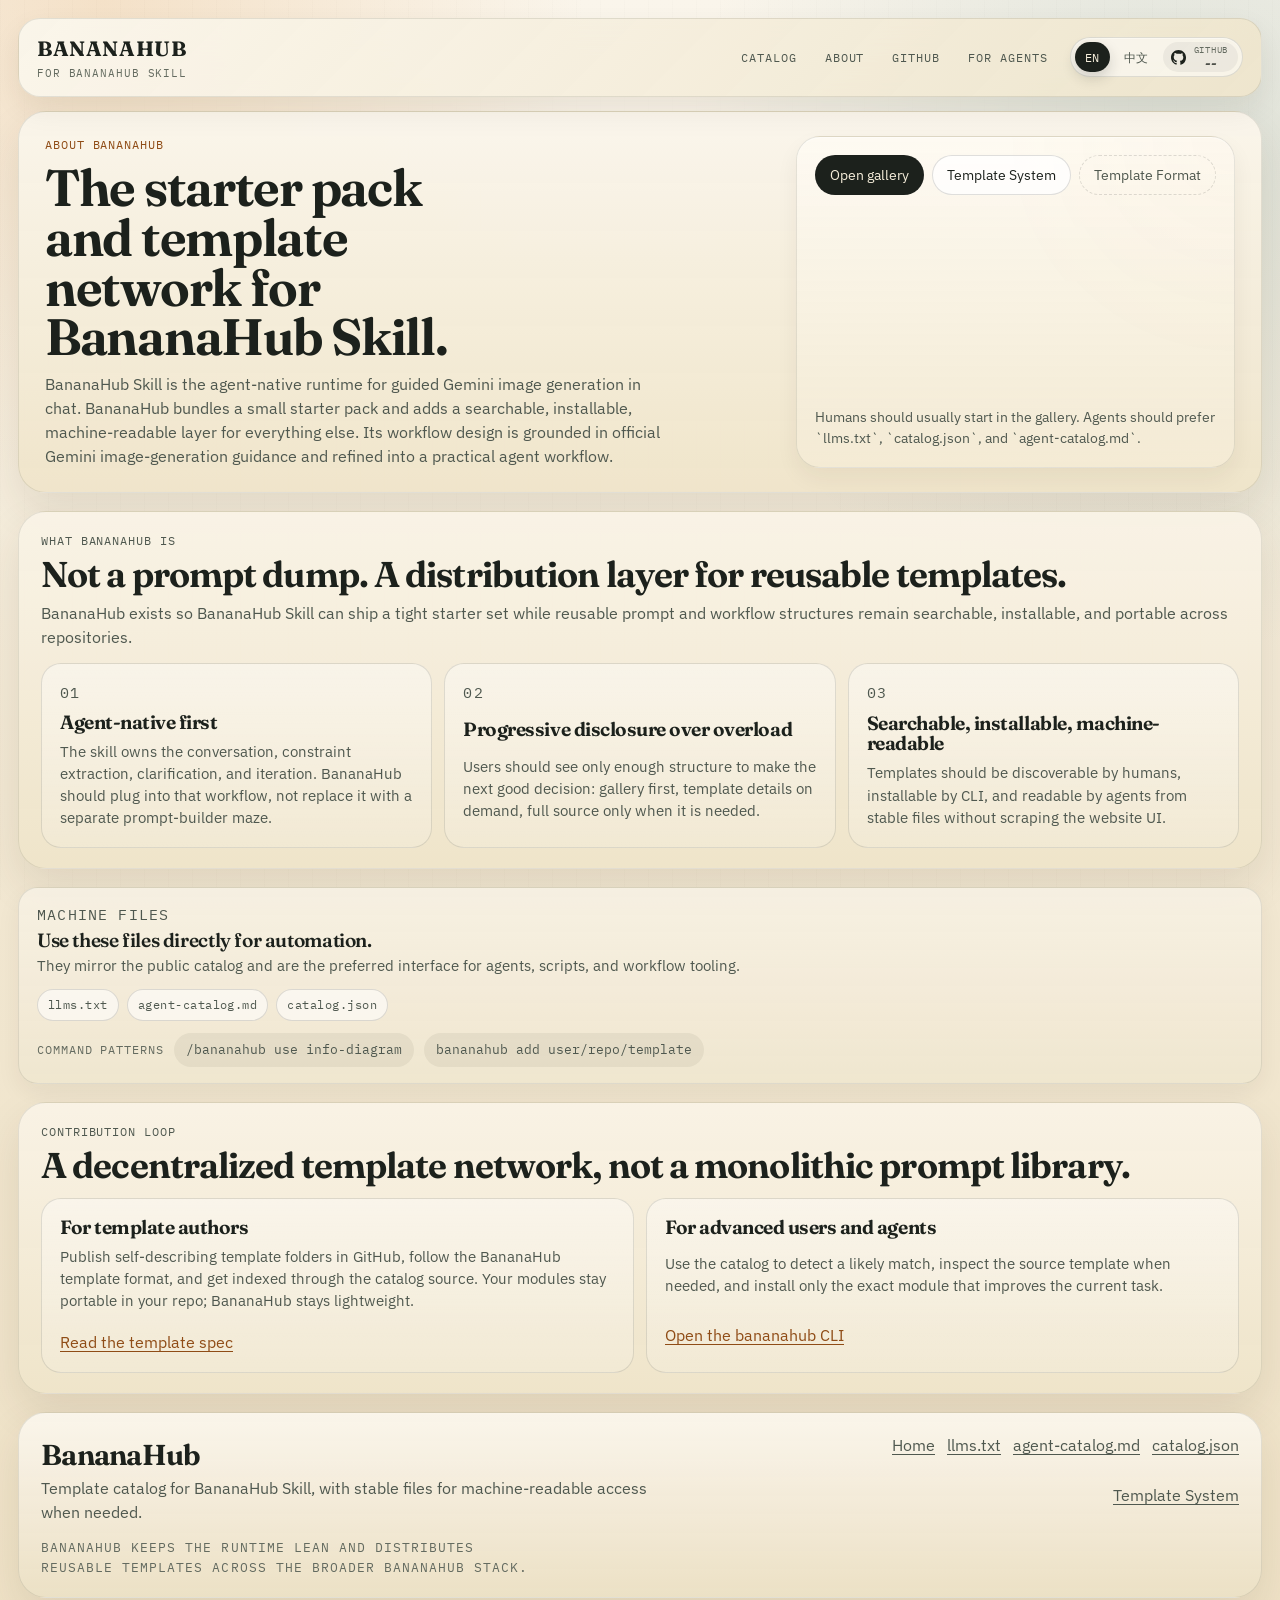
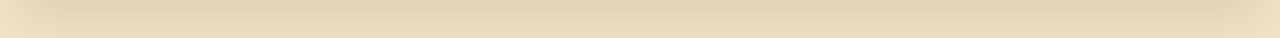
<file: about.html>
<!DOCTYPE html>
<html lang="en">
<head>
  <meta charset="UTF-8">
  <meta name="viewport" content="width=device-width, initial-scale=1.0">
  <title data-i18n="about.meta.title">About BananaHub | Starter Pack and Template Network for BananaHub Skill</title>
  <meta
    id="meta-description"
    name="description"
    data-i18n-content="about.meta.description"
    content="Learn how BananaHub works as the built-in starter pack and installable template network for BananaHub Skill."
  >
  <meta name="robots" content="index,follow,max-image-preview:large">
  <meta name="theme-color" content="#f2c94c">
  <meta property="og:type" content="website">
  <meta property="og:url" content="https://bananahub.ai/about.html">
  <meta id="meta-og-title" property="og:title" data-i18n-content="about.meta.ogTitle" content="About BananaHub | Starter Pack and Template Network for BananaHub Skill">
  <meta
    id="meta-og-description"
    property="og:description"
    data-i18n-content="about.meta.ogDescription"
    content="What BananaHub is, why it exists, and how humans, authors, and agents should use the built-in starter pack and installable template network."
  >
  <link rel="canonical" href="https://bananahub.ai/about.html">
  <link rel="alternate" type="application/json" title="Machine-readable catalog JSON" href="catalog.json">
  <link rel="alternate" type="text/plain" title="LLM workflow instructions" href="llms.txt">
  <link rel="alternate" type="text/markdown" title="Agent catalog markdown" href="agent-catalog.md">
  <link rel="preconnect" href="https://fonts.googleapis.com">
  <link rel="preconnect" href="https://fonts.gstatic.com" crossorigin>
  <link
    href="https://fonts.googleapis.com/css2?family=Fraunces:opsz,wght@9..144,500;9..144,600;9..144,700&family=IBM+Plex+Mono:wght@400;500;600&family=IBM+Plex+Sans:wght@400;500;600;700&display=swap"
    rel="stylesheet"
  >
  <link rel="stylesheet" href="css/style.css">
  <link rel="icon" type="image/png" sizes="256x256" href="favicon.png">
  <link rel="apple-touch-icon" sizes="180x180" href="apple-touch-icon.png">
</head>
<body data-page="about">
  <a class="skip-link" href="#about-main" data-i18n="common.skipToContent">Skip to content</a>

  <div class="page-shell">
    <header class="site-header">
      <div class="header-inner">
        <a class="header-brand" href="/">
          <span class="brand-badge">BananaHub</span>
          <span class="brand-note" data-i18n="common.brandNote">for BananaHub Skill</span>
        </a>

        <div class="header-controls">
          <nav class="header-links" aria-label="Primary" data-i18n-aria-label="common.primaryNav">
            <a href="/#catalog-section" data-i18n="common.nav.catalog">Catalog</a>
            <a href="about.html" data-i18n="common.nav.about">About</a>
            <a href="https://github.com/bananahub-ai" data-i18n="common.nav.github">GitHub</a>
            <a href="/#agent-access" data-i18n="common.nav.agentFriendly">For Agents</a>
          </nav>

          <div class="header-utility-bar">
            <div class="language-switch" role="group" aria-label="Language" data-i18n-aria-label="common.languageSwitcher">
              <button class="language-button" data-lang-switch="en" type="button" aria-pressed="false">EN</button>
              <button class="language-button" data-lang-switch="zh-CN" type="button" aria-pressed="false">中文</button>
            </div>

            <a
              class="header-github-pill"
              href="https://github.com/bananahub-ai/bananahub-skill"
              target="_blank"
              rel="noopener"
              data-i18n-aria-label="common.utility.githubStarsAria"
            >
              <svg class="header-github-pill-icon" viewBox="0 0 16 16" aria-hidden="true">
                <path fill="currentColor" d="M8 0C3.58 0 0 3.58 0 8c0 3.54 2.29 6.53 5.47 7.59.4.07.55-.17.55-.38 0-.19-.01-.82-.01-1.49-2.01.37-2.53-.49-2.69-.94-.09-.23-.48-.94-.82-1.13-.28-.15-.68-.52-.01-.53.63-.01 1.08.58 1.23.82.72 1.21 1.87.87 2.33.66.07-.52.28-.87.51-1.07-1.78-.2-3.64-.89-3.64-3.95 0-.87.31-1.59.82-2.15-.08-.2-.36-1.02.08-2.12 0 0 .67-.21 2.2.82A7.64 7.64 0 0 1 8 4.07c.68 0 1.36.09 2 .27 1.53-1.04 2.2-.82 2.2-.82.44 1.1.16 1.92.08 2.12.51.56.82 1.27.82 2.15 0 3.07-1.87 3.75-3.65 3.95.29.25.54.73.54 1.48 0 1.07-.01 1.93-.01 2.2 0 .21.15.46.55.38A8.01 8.01 0 0 0 16 8c0-4.42-3.58-8-8-8Z"/>
              </svg>
              <span class="header-github-pill-copy">
                <span class="header-github-pill-label" data-i18n="common.nav.github">GitHub</span>
                <strong class="header-github-pill-count" data-github-stars-count>--</strong>
              </span>
            </a>
          </div>
        </div>
      </div>
    </header>

    <main id="about-main">
      <section class="hero info-hero">
        <div class="hero-copy">
          <p class="eyebrow" data-i18n="about.hero.eyebrow">About BananaHub</p>
          <h1 data-i18n="about.hero.title">The starter pack and template network for BananaHub Skill.</h1>
          <p class="hero-lead" data-i18n="about.hero.lead">
            BananaHub Skill is the agent-native runtime for guided Gemini image generation in chat. BananaHub bundles a small starter
            pack and adds a searchable, installable, machine-readable layer for everything else.
          </p>
        </div>

        <aside class="hero-rail" aria-label="About quick links">
          <div class="hero-actions">
            <a class="button button-primary" href="/#catalog-section" data-i18n="about.hero.actions.openGallery">Open gallery</a>
            <a class="button button-secondary" href="https://github.com/bananahub-ai/bananahub-skill/blob/main/references/template-system.md" target="_blank" rel="noopener" data-i18n="about.hero.actions.templateSystem">Template System</a>
            <a class="button button-tertiary" href="https://github.com/bananahub-ai/bananahub-skill/blob/main/references/template-format-spec.md" target="_blank" rel="noopener" data-i18n="about.hero.actions.templateFormat">Template Format</a>
          </div>

          <p class="hero-note" data-i18n="about.hero.note">
            Humans should usually start in the gallery. Agents should prefer `llms.txt`, `catalog.json`, and `agent-catalog.md`.
          </p>
        </aside>
      </section>

      <section class="manifesto" aria-labelledby="manifesto-title">
        <div class="section-heading">
          <p class="section-kicker" data-i18n="about.manifesto.kicker">What BananaHub Is</p>
          <h2 id="manifesto-title" data-i18n="about.manifesto.title">Not a prompt dump. A distribution layer for reusable templates.</h2>
          <p data-i18n="about.manifesto.lead">
            BananaHub exists so BananaHub Skill can ship a tight starter set while reusable prompt and workflow structures remain
            searchable, installable, and portable across repositories.
          </p>
        </div>

        <div class="principle-grid">
          <article class="principle-card">
            <p class="principle-index">01</p>
            <h3 data-i18n="about.principles.first.title">Agent-native first</h3>
            <p data-i18n="about.principles.first.body">
              The skill owns the conversation, constraint extraction, clarification, and iteration. BananaHub should plug into
              that workflow, not replace it with a separate prompt-builder maze.
            </p>
          </article>

          <article class="principle-card">
            <p class="principle-index">02</p>
            <h3 data-i18n="about.principles.second.title">Progressive disclosure over overload</h3>
            <p data-i18n="about.principles.second.body">
              Users should see only enough structure to make the next good decision: gallery first, template details on demand,
              full source only when it is needed.
            </p>
          </article>

          <article class="principle-card">
            <p class="principle-index">03</p>
            <h3 data-i18n="about.principles.third.title">Searchable, installable, machine-readable</h3>
            <p data-i18n="about.principles.third.body">
              Templates should be discoverable by humans, installable by CLI, and readable by agents from stable files without
              scraping the website UI.
            </p>
          </article>
        </div>
      </section>

      <section class="agent-strip" aria-labelledby="machine-files-title">
        <div class="agent-strip-copy">
          <p class="section-kicker" data-i18n="about.machineFiles.kicker">Machine Files</p>
          <h2 id="machine-files-title" data-i18n="about.machineFiles.title">Use these files directly for automation.</h2>
          <p data-i18n="about.machineFiles.lead">
            They mirror the public catalog and are the preferred interface for agents, scripts, and workflow tooling.
          </p>
        </div>

        <div class="agent-strip-links">
          <a class="agent-pill" href="llms.txt">llms.txt</a>
          <a class="agent-pill" href="agent-catalog.md">agent-catalog.md</a>
          <a class="agent-pill" href="catalog.json">catalog.json</a>
        </div>

        <p class="agent-install-line">
          <span data-i18n="about.machineFiles.installPattern">Command patterns</span>
          <code>/bananahub use info-diagram</code>
          <code>bananahub add user/repo/template</code>
        </p>
      </section>

      <section class="contribute-strip" aria-labelledby="contribute-title">
        <div class="section-heading">
          <p class="section-kicker" data-i18n="about.contribute.kicker">Contribution Loop</p>
          <h2 id="contribute-title" data-i18n="about.contribute.title">A decentralized template network, not a monolithic prompt library.</h2>
        </div>

        <div class="contribute-grid">
          <article class="contribute-card">
            <h3 data-i18n="about.contribute.authors.title">For template authors</h3>
            <p data-i18n="about.contribute.authors.body">
              Publish self-describing template folders in GitHub, follow the BananaHub template format, and get indexed through
              the catalog source. Your modules stay portable in your repo; BananaHub stays lightweight.
            </p>
            <a href="https://github.com/bananahub-ai/bananahub-skill/blob/main/references/template-format-spec.md" target="_blank" rel="noopener" data-i18n="about.contribute.authors.link">Read the template spec</a>
          </article>

          <article class="contribute-card">
            <h3 data-i18n="about.contribute.agents.title">For advanced users and agents</h3>
            <p data-i18n="about.contribute.agents.body">
              Use the catalog to detect a likely match, inspect the source template when needed, and install only the exact module
              that improves the current task.
            </p>
            <a href="https://www.npmjs.com/package/bananahub" target="_blank" rel="noopener" data-i18n="about.contribute.agents.link">Open the bananahub CLI</a>
          </article>
        </div>
      </section>
    </main>

    <footer class="site-footer">
      <div class="footer-top">
        <div>
          <p class="footer-title">BananaHub</p>
          <p class="footer-copy" data-i18n="about.footer.copy">
            Installable template gallery for BananaHub Skill, with stable files for machine-readable
            access when needed.
          </p>
        </div>

        <div class="footer-links">
          <a href="/" data-i18n="common.nav.home">Home</a>
          <a href="llms.txt">llms.txt</a>
          <a href="agent-catalog.md">agent-catalog.md</a>
          <a href="catalog.json">catalog.json</a>
          <a href="https://github.com/bananahub-ai/bananahub-skill/blob/main/references/template-system.md" target="_blank" rel="noopener" data-i18n="about.footer.templateSystem">Template System</a>
        </div>
      </div>

      <p class="footer-meta" data-i18n="about.footer.meta">BananaHub keeps the runtime lean and distributes reusable templates across the broader BananaHub stack.</p>
    </footer>
  </div>

  <script type="module" src="js/about.js"></script>
</body>
</html>
</file>
<file: css/style.css>
:root {
  --paper: #f4eddc;
  --paper-deep: #eadbbe;
  --paper-warm: #f8f4ea;
  --ink: #1c211c;
  --ink-soft: #4f584f;
  --ink-faint: #646b60;
  --line: rgba(28, 33, 28, 0.14);
  --line-strong: rgba(28, 33, 28, 0.26);
  --accent: #d9862a;
  --accent-deep: #8f4c16;
  --accent-soft: rgba(217, 134, 42, 0.14);
  --olive: #5e6d47;
  --olive-soft: rgba(94, 109, 71, 0.12);
  --teal: #2f6e72;
  --shadow-panel: 0 18px 44px rgba(56, 42, 18, 0.1);
  --shadow-card: 0 18px 40px rgba(46, 35, 14, 0.1);
  --radius-xl: 28px;
  --radius-lg: 20px;
  --radius-md: 14px;
  --radius-sm: 10px;
  --content-max: 1460px;
  --sticky-header-offset: 96px;
}

*,
*::before,
*::after {
  box-sizing: border-box;
}

html {
  scroll-behavior: smooth;
}

body {
  margin: 0;
  min-width: 320px;
  color: var(--ink);
  font-family: 'IBM Plex Sans', sans-serif;
  line-height: 1.5;
  background:
    radial-gradient(circle at 8% 0%, rgba(217, 134, 42, 0.18), transparent 24%),
    radial-gradient(circle at 92% 10%, rgba(47, 110, 114, 0.14), transparent 26%),
    linear-gradient(180deg, #faf5eb 0%, #f2e8d3 48%, #efe2c6 100%);
}

body::before {
  content: '';
  position: fixed;
  inset: 0;
  pointer-events: none;
  opacity: 0.4;
  background-image:
    linear-gradient(rgba(255, 255, 255, 0.24) 1px, transparent 1px),
    linear-gradient(90deg, rgba(28, 33, 28, 0.024) 1px, transparent 1px);
  background-size: 100% 24px, 24px 100%;
  mix-blend-mode: multiply;
}

a {
  color: inherit;
}

.visually-hidden {
  position: absolute;
  width: 1px;
  height: 1px;
  padding: 0;
  margin: -1px;
  overflow: hidden;
  clip: rect(0, 0, 0, 0);
  white-space: nowrap;
  border: 0;
}

img {
  display: block;
  max-width: 100%;
}

button,
input {
  font: inherit;
}

button {
  cursor: pointer;
}

code {
  font-family: 'IBM Plex Mono', monospace;
}

.skip-link {
  position: absolute;
  top: -56px;
  left: 20px;
  z-index: 60;
  padding: 10px 14px;
  border-radius: 999px;
  background: var(--ink);
  color: #fbf4e5;
  text-decoration: none;
  transition: top 0.18s ease;
}

.skip-link:focus {
  top: 18px;
}

.page-shell {
  position: relative;
  max-width: calc(var(--content-max) + 48px);
  margin: 0 auto;
  padding: 18px 18px 40px;
}

.site-header,
.hero-banner,
.quickstart-strip,
.hero,
.catalog-shell,
.agent-strip,
.agent-drawer,
.manifesto,
.contribute-strip,
.site-footer {
  position: relative;
  z-index: 1;
}

.site-header {
  position: sticky;
  top: 0;
  z-index: 30;
  padding-bottom: 14px;
  backdrop-filter: blur(18px);
}

.header-inner {
  display: flex;
  align-items: center;
  justify-content: space-between;
  gap: 18px;
  padding: 14px 18px;
  border: 1px solid rgba(28, 33, 28, 0.1);
  border-radius: 22px;
  background: linear-gradient(135deg, rgba(250, 246, 236, 0.94), rgba(239, 229, 203, 0.88));
  box-shadow: 0 12px 28px rgba(55, 43, 19, 0.08);
}

.header-brand {
  display: inline-flex;
  flex-direction: column;
  gap: 1px;
  text-decoration: none;
}

.brand-badge {
  font-family: 'Fraunces', serif;
  font-size: 1.3rem;
  font-weight: 700;
  letter-spacing: 0.03em;
  text-transform: uppercase;
}

.brand-note,
.header-links a,
.eyebrow,
.section-kicker,
.search-label,
.filter-label,
.access-label,
.card-eyebrow,
.modal-kicker,
.modal-install-label,
.modal-meta-item .label,
.footer-meta {
  font-family: 'IBM Plex Mono', monospace;
  letter-spacing: 0.08em;
  text-transform: uppercase;
}

.brand-note {
  color: var(--ink-faint);
  font-size: 0.7rem;
}

.header-links {
  display: flex;
  flex-wrap: wrap;
  justify-content: flex-end;
  gap: 8px;
}

.header-controls {
  display: flex;
  flex: 1 1 auto;
  flex-wrap: wrap;
  align-items: center;
  justify-content: flex-end;
  gap: 12px;
}

.header-utility-bar {
  display: inline-flex;
  align-items: center;
  gap: 4px;
  padding: 4px;
  border: 1px solid rgba(28, 33, 28, 0.12);
  border-radius: 999px;
  background: rgba(255, 255, 255, 0.54);
  box-shadow: inset 0 1px 0 rgba(255, 255, 255, 0.36);
}

.language-switch {
  display: inline-flex;
  align-items: center;
  gap: 4px;
}

.language-button {
  min-height: 30px;
  padding: 0 10px;
  border: 0;
  border-radius: 999px;
  background: transparent;
  color: var(--ink-soft);
  font-family: 'IBM Plex Mono', monospace;
  font-size: 0.74rem;
  letter-spacing: 0.04em;
  transition:
    transform 0.2s ease,
    background-color 0.2s ease,
    color 0.2s ease,
    box-shadow 0.2s ease;
}

.language-button:hover,
.language-button:focus-visible {
  transform: translateY(-1px);
  color: var(--ink);
}

.language-button.active {
  background: var(--ink);
  color: #f7efdc;
  box-shadow: 0 6px 14px rgba(28, 33, 28, 0.18);
}

.header-github-pill {
  display: inline-flex;
  align-items: center;
  gap: 8px;
  min-height: 30px;
  padding: 0 10px 0 8px;
  border-radius: 999px;
  background: rgba(28, 33, 28, 0.05);
  color: var(--ink);
  text-decoration: none;
  transition:
    transform 0.2s ease,
    background-color 0.2s ease,
    color 0.2s ease;
}

.header-github-pill:hover,
.header-github-pill:focus-visible {
  transform: translateY(-1px);
  background: rgba(28, 33, 28, 0.08);
}

.header-github-pill-icon {
  width: 15px;
  height: 15px;
  flex: 0 0 auto;
}

.header-github-pill-copy {
  display: grid;
  justify-items: center;
  gap: 1px;
  min-width: 0;
  text-align: center;
}

.header-github-pill-label {
  color: var(--ink-faint);
  font-family: 'IBM Plex Mono', monospace;
  font-size: 0.58rem;
  letter-spacing: 0.08em;
  line-height: 1;
  text-transform: uppercase;
}

.header-github-pill-count {
  font-family: 'Fraunces', serif;
  font-size: 0.88rem;
  font-weight: 600;
  line-height: 1;
}

.header-links a {
  display: inline-flex;
  align-items: center;
  min-height: 34px;
  padding: 0 10px;
  border-radius: 999px;
  color: var(--ink-soft);
  font-size: 0.74rem;
  text-decoration: none;
  transition:
    background-color 0.2s ease,
    color 0.2s ease,
    transform 0.2s ease;
}

.header-links a:hover,
.header-links a:focus-visible {
  color: var(--ink);
  background: rgba(28, 33, 28, 0.06);
  transform: translateY(-1px);
}

main {
  display: grid;
  gap: 18px;
  margin-bottom: 18px;
}

.hero-banner,
.quickstart-strip,
.hero,
.catalog-shell,
.agent-drawer,
.manifesto,
.contribute-strip,
.site-footer {
  border: 1px solid rgba(28, 33, 28, 0.1);
  border-radius: var(--radius-xl);
  background:
    linear-gradient(180deg, rgba(249, 243, 230, 0.96), rgba(238, 228, 201, 0.95));
  box-shadow: var(--shadow-panel);
}

.hero-banner,
.hero,
.quickstart-strip,
.catalog-shell,
.site-footer {
  background:
    linear-gradient(180deg, rgba(250, 245, 235, 0.98), rgba(239, 228, 201, 0.95)),
    radial-gradient(circle at top right, rgba(94, 109, 71, 0.08), transparent 24%);
}

/* — compact hero banner — */
.hero-banner {
  display: flex;
  align-items: center;
  justify-content: space-between;
  gap: 18px;
  padding: 18px 24px;
}

.hero-banner-copy {
  display: flex;
  flex-direction: column;
  gap: 4px;
  flex: 1 1 320px;
  min-width: 0;
}

.hero-banner h1 {
  margin: 0;
  font-family: 'Fraunces', serif;
  font-weight: 650;
  font-size: clamp(1.1rem, 2vw, 1.5rem);
  line-height: 1.2;
  letter-spacing: -0.02em;
}

.hero-banner-lead {
  margin: 0;
  color: var(--ink-soft);
  font-size: 0.88rem;
}

.hero-banner-stats {
  display: flex;
  flex-wrap: wrap;
  flex: 0 1 440px;
  gap: 14px;
  align-items: center;
  justify-content: flex-end;
  max-width: 100%;
}

.hero-stat {
  display: flex;
  align-items: baseline;
  gap: 4px;
  white-space: nowrap;
}

.hero-stat strong {
  font-family: 'Fraunces', serif;
  font-size: 1.2rem;
  font-weight: 600;
  line-height: 1;
}

.hero-stat small {
  color: var(--ink-soft);
  font-size: 0.78rem;
}

.hero-stat-date {
  color: var(--ink-faint);
  font-size: 0.75rem;
  white-space: nowrap;
}

.quickstart-strip {
  display: grid;
  gap: 16px;
  padding: 20px 22px 22px;
  overflow: clip;
}

.quickstart-copy {
  display: grid;
  gap: 8px;
  max-width: 64ch;
}

.quickstart-copy h2 {
  margin: 0;
  font-family: 'Fraunces', serif;
  font-size: clamp(1.45rem, 2.2vw, 2.1rem);
  font-weight: 650;
  line-height: 1.02;
  letter-spacing: -0.025em;
}

.quickstart-lead {
  margin: 0;
  color: var(--ink-soft);
  font-size: 0.92rem;
}

.quickstart-grid {
  display: grid;
  grid-template-columns: repeat(auto-fit, minmax(220px, 1fr));
  gap: 12px;
}

.quickstart-card {
  display: grid;
  gap: 12px;
  padding: 14px;
  border: 1px solid rgba(28, 33, 28, 0.12);
  border-radius: 18px;
  background:
    linear-gradient(180deg, rgba(255, 251, 243, 0.84), rgba(246, 238, 220, 0.92)),
    radial-gradient(circle at top right, rgba(217, 134, 42, 0.12), transparent 46%);
  box-shadow: inset 0 1px 0 rgba(255, 255, 255, 0.5);
}

.quickstart-label {
  margin: 0;
  color: var(--accent-deep);
  font-family: 'IBM Plex Mono', monospace;
  font-size: 0.72rem;
  letter-spacing: 0.08em;
  text-transform: uppercase;
}

.quickstart-command {
  display: grid;
  gap: 10px;
}

.quickstart-command code {
  display: block;
  min-height: 96px;
  padding: 12px 14px;
  border-radius: 16px;
  background: rgba(28, 33, 28, 0.92);
  color: #f7efdc;
  font-size: 0.78rem;
  line-height: 1.6;
  white-space: normal;
  word-break: break-word;
  user-select: all;
  box-shadow:
    inset 0 1px 0 rgba(255, 255, 255, 0.08),
    0 8px 18px rgba(28, 33, 28, 0.1);
}

.quickstart-command .copy-btn {
  justify-self: flex-start;
}

/* — old hero (about page) — */
.hero {
  display: grid;
  grid-template-columns: minmax(0, 1.5fr) minmax(280px, 0.9fr);
  gap: 18px;
  padding: 24px 26px;
  overflow: clip;
}

.hero-compact {
  min-height: 0;
}

.info-hero h1 {
  max-width: 13ch;
}

.hero-copy {
  display: grid;
  gap: 10px;
  align-content: center;
}

.eyebrow,
.section-kicker,
.search-label,
.filter-label,
.access-label,
.card-eyebrow,
.modal-kicker,
.modal-install-label {
  margin: 0;
  color: var(--accent-deep);
  font-size: 0.72rem;
}

.hero h1,
.catalog-intro h2,
.section-heading h2,
.access-card h3,
.principle-card h3,
.contribute-card h3,
.modal h2,
.footer-title,
.card-title {
  margin: 0;
  font-family: 'Fraunces', serif;
  font-weight: 650;
  letter-spacing: -0.025em;
}

.hero h1 {
  max-width: 12ch;
  font-size: clamp(2.2rem, 4vw, 4rem);
  line-height: 0.97;
}

.hero-lead,
.section-heading p,
#results-summary,
.access-card p,
.principle-card p,
.contribute-card p,
.footer-copy,
.modal-desc {
  margin: 0;
  color: var(--ink-soft);
}

.hero-lead {
  max-width: 62ch;
  font-size: 1rem;
}

.hero-rail {
  display: grid;
  gap: 16px;
  align-content: space-between;
  padding: 18px;
  border: 1px solid rgba(28, 33, 28, 0.1);
  border-radius: 24px;
  background:
    linear-gradient(180deg, rgba(255, 252, 245, 0.78), rgba(244, 235, 213, 0.9)),
    radial-gradient(circle at top right, rgba(217, 134, 42, 0.12), transparent 44%);
  color: var(--ink);
  box-shadow:
    inset 0 1px 0 rgba(255, 255, 255, 0.46),
    0 10px 22px rgba(56, 42, 18, 0.06);
}

.hero-metrics {
  display: grid;
  grid-template-columns: repeat(3, minmax(0, 1fr));
  gap: 10px;
  margin: 0;
  padding: 0;
  list-style: none;
}

.hero-metrics li {
  padding: 12px 12px 10px;
  border: 1px solid rgba(28, 33, 28, 0.1);
  border-radius: 16px;
  background: rgba(255, 255, 255, 0.6);
}

.hero-metrics span {
  display: block;
  font-family: 'Fraunces', serif;
  font-size: 1.55rem;
  line-height: 1;
  color: var(--ink);
}

.hero-metrics small {
  display: block;
  margin-top: 7px;
  color: var(--ink-soft);
  font-size: 0.8rem;
}

.hero-rail .button {
  border-color: rgba(28, 33, 28, 0.14);
}

.hero-rail .button-primary {
  background: var(--ink);
  color: #f7efdc;
}

.hero-rail .button-secondary {
  color: var(--ink);
  background: rgba(255, 255, 255, 0.78);
}

.hero-rail .button-tertiary {
  color: var(--ink-soft);
  background: transparent;
}

.hero-actions {
  display: flex;
  flex-wrap: wrap;
  gap: 8px;
}

.button,
.pill,
.sort-tab,
.link-button,
.copy-btn,
.card-source-link,
.modal-link,
.modal-link-button,
.lightbox-link,
.lightbox-close,
.modal-close {
  transition:
    transform 0.2s ease,
    border-color 0.2s ease,
    background-color 0.2s ease,
    color 0.2s ease,
    box-shadow 0.2s ease;
}

.button {
  display: inline-flex;
  align-items: center;
  justify-content: center;
  min-height: 40px;
  padding: 0 14px;
  border: 1px solid rgba(247, 239, 220, 0.16);
  border-radius: 999px;
  text-decoration: none;
  font-size: 0.9rem;
}

.button:hover,
.button:focus-visible,
.pill:hover,
.sort-tab:hover,
.link-button:hover,
.copy-btn:hover,
.card-source-link:hover,
.modal-link:hover,
.modal-link-button:hover,
.lightbox-link:hover,
.lightbox-close:hover,
.modal-close:hover,
.access-card:hover,
.access-card:focus-visible,
.template-card:hover,
.template-card:focus-visible {
  transform: translateY(-2px);
}

.button-primary {
  background: #f7efdc;
  color: var(--ink);
}

.button-secondary {
  color: #f7efdc;
  background: rgba(255, 255, 255, 0.06);
}

.button-tertiary {
  color: #f7efdc;
  background: transparent;
  border-style: dashed;
}

.hero-note {
  margin: 0;
  color: var(--ink-soft);
  font-size: 0.9rem;
}

.catalog-shell {
  position: relative;
  padding: 20px 22px 22px;
  overflow: visible;
}

#catalog-section {
  scroll-margin-top: calc(var(--sticky-header-offset) + 20px);
}

.catalog-intro {
  display: flex;
  align-items: flex-start;
  justify-content: space-between;
  gap: 18px;
}

.catalog-copy {
  display: grid;
  gap: 10px;
  max-width: 62ch;
  padding-block: 6px 10px;
}

.catalog-intro h2,
.section-heading h2 {
  font-size: clamp(1.8rem, 2.8vw, 2.8rem);
  line-height: 1;
}

.catalog-status {
  align-self: center;
  display: flex;
  gap: 10px;
}

.status-pill {
  min-width: 110px;
  padding: 12px 14px 10px;
  border: 1px solid rgba(28, 33, 28, 0.1);
  border-radius: 16px;
  background: rgba(28, 33, 28, 0.03);
}

.status-pill span {
  display: block;
  font-family: 'Fraunces', serif;
  font-size: 1.5rem;
  line-height: 1;
}

.status-pill small {
  color: var(--ink-faint);
  font-size: 0.76rem;
}

.filter-bar,
.catalog-helper {
  display: flex;
  align-items: center;
  justify-content: space-between;
  gap: 14px;
}

.filter-bar {
  position: sticky;
  top: var(--sticky-header-offset);
  z-index: 18;
  flex-wrap: wrap;
  margin-top: 16px;
  padding: 14px;
  border: 1px solid rgba(28, 33, 28, 0.12);
  border-radius: 20px;
  background: linear-gradient(180deg, rgba(250, 246, 238, 0.96), rgba(243, 235, 219, 0.95));
  box-shadow: 0 10px 26px rgba(54, 42, 18, 0.08);
}

.search-box {
  flex: 1 1 320px;
  display: grid;
  gap: 6px;
}

.search-input-shell {
  display: flex;
  align-items: center;
  gap: 10px;
  min-height: 48px;
  padding: 0 14px;
  border: 1px solid rgba(28, 33, 28, 0.16);
  border-radius: 16px;
  background: rgba(255, 255, 255, 0.8);
}

.search-icon {
  display: inline-flex;
  align-items: center;
  justify-content: center;
  width: 24px;
  height: 24px;
  border-radius: 50%;
  background: var(--ink);
  color: #f7efdc;
  font-family: 'IBM Plex Mono', monospace;
  font-size: 0.8rem;
}

.search-input-shell input {
  width: 100%;
  border: 0;
  outline: 0;
  background: transparent;
  color: var(--ink);
}

.search-input-shell input::placeholder {
  color: var(--ink-faint);
}

.filter-group {
  min-width: 180px;
  display: grid;
  gap: 6px;
}

.filter-row,
.sort-tabs {
  display: flex;
  flex-wrap: wrap;
  gap: 6px;
}

.pill,
.sort-tab,
.link-button {
  min-height: 34px;
  padding: 0 11px;
  border: 1px solid rgba(28, 33, 28, 0.14);
  border-radius: 999px;
  background: rgba(255, 255, 255, 0.76);
  color: var(--ink-soft);
  font-size: 0.78rem;
}

.pill.active,
.sort-tab.active {
  background: var(--ink);
  border-color: var(--ink);
  color: #f7efdc;
}

.catalog-helper {
  margin-top: 10px;
}

#catalog-hint,
.footer-meta,
.modal-subtitle,
.agent-summary-note {
  color: var(--ink-faint);
}

#catalog-hint {
  margin: 0;
  font-size: 0.88rem;
}

#results-summary {
  max-width: 62ch;
}

.link-button {
  background: transparent;
}

.card-grid {
  display: grid;
  grid-template-columns: repeat(auto-fill, minmax(min(100%, 300px), 1fr));
  gap: 16px;
  margin-top: 16px;
}

.template-card {
  display: flex;
  flex-direction: column;
  gap: 12px;
  min-width: 0;
  width: 100%;
  min-height: 100%;
  padding: 12px;
  border: 1px solid rgba(28, 33, 28, 0.12);
  border-radius: 22px;
  background: linear-gradient(180deg, rgba(255, 255, 255, 0.58), rgba(247, 240, 226, 0.94));
  box-shadow: var(--shadow-card);
  cursor: pointer;
  outline: none;
}

.template-card:hover,
.template-card:focus-visible {
  border-color: rgba(28, 33, 28, 0.24);
  box-shadow: 0 22px 46px rgba(46, 35, 14, 0.14);
}

.card-image-wrap {
  position: relative;
  width: 100%;
  min-width: 0;
  aspect-ratio: 1 / 1.02;
  overflow: hidden;
  border-radius: 16px;
  border: 1px solid rgba(28, 33, 28, 0.12);
  background:
    linear-gradient(135deg, rgba(28, 33, 28, 0.08), rgba(255, 255, 255, 0.38)),
    repeating-linear-gradient(135deg, rgba(28, 33, 28, 0.02) 0 10px, rgba(255, 255, 255, 0.05) 10px 20px);
}

.card-image-wrap.prefers-contain img {
  object-fit: contain;
  background: rgba(248, 244, 234, 0.98);
}

.card-image-wrap img {
  position: absolute;
  inset: 0;
  width: 100%;
  height: 100%;
  object-fit: cover;
  opacity: 0;
  transform: scale(1.02);
  transition:
    opacity 0.22s ease,
    transform 0.32s ease;
}

.card-image-wrap.is-loaded img {
  opacity: 1;
  transform: scale(1);
}

.card-image-placeholder {
  position: absolute;
  inset: 0;
  display: grid;
  place-items: center;
  padding: 12px;
}

.card-image-placeholder-label {
  color: var(--ink-faint);
  font-family: 'IBM Plex Mono', monospace;
  font-size: 0.76rem;
  letter-spacing: 0.05em;
  text-transform: uppercase;
  text-align: center;
}

.card-top-badges {
  position: absolute;
  top: 8px;
  left: 8px;
  right: 8px;
  z-index: 1;
  display: grid;
  grid-template-columns: minmax(0, 1fr) auto;
  align-items: start;
  gap: 8px;
}

.card-top-badges-left,
.card-top-badges-right {
  display: flex;
  flex-wrap: wrap;
  align-items: flex-start;
  min-width: 0;
  gap: 8px;
}

.card-top-badges-right {
  justify-content: flex-end;
}

.card-official-badge,
.card-corner-badge,
.card-type-badge,
.card-profile-badge,
.card-source-badge,
.card-flag-badge,
.card-aspect-badge {
  display: inline-flex;
  align-items: center;
  min-height: 20px;
  padding: 0 8px;
  border: 1px solid rgba(28, 33, 28, 0.08);
  border-radius: 999px;
  font-family: 'IBM Plex Mono', monospace;
  font-size: 0.66rem;
  letter-spacing: 0.05em;
  text-transform: uppercase;
  max-width: 100%;
  overflow: hidden;
  text-overflow: ellipsis;
  white-space: nowrap;
  box-shadow: inset 0 1px 0 rgba(255, 255, 255, 0.3);
}

.card-official-badge {
  background: rgba(250, 244, 233, 0.9);
  color: var(--accent-deep);
}

.card-profile-badge {
  border-color: rgba(28, 33, 28, 0.18);
  background: rgba(250, 245, 235, 0.92);
  color: var(--ink);
  backdrop-filter: blur(10px);
}

.card-type-badge {
  border-color: rgba(17, 20, 17, 0.22);
  color: #f7efdc;
  backdrop-filter: blur(10px);
  box-shadow: 0 8px 20px rgba(17, 20, 17, 0.18);
}

.card-type-badge.prompt {
  background: rgba(18, 22, 18, 0.88);
}

.card-type-badge.workflow {
  background: rgba(143, 76, 22, 0.9);
}

.card-corner-badge {
  position: absolute;
  right: 8px;
  bottom: 8px;
  z-index: 1;
  background: rgba(250, 245, 235, 0.94);
  color: var(--accent-deep);
  border-color: rgba(28, 33, 28, 0.1);
  backdrop-filter: blur(10px);
}

.card-source-badge {
  background: rgba(47, 110, 114, 0.14);
  color: var(--teal);
}

.card-flag-badge {
  background: rgba(217, 134, 42, 0.18);
  color: var(--accent-deep);
}

.card-aspect-badge {
  position: absolute;
  left: 8px;
  bottom: 8px;
  z-index: 1;
  background: rgba(28, 33, 28, 0.8);
  color: #f7efdc;
}

.card-body {
  display: flex;
  flex: 1 1 auto;
  flex-direction: column;
  gap: 12px;
  min-width: 0;
  padding: 2px 2px 0;
}

.card-head {
  display: flex;
  gap: 10px;
  justify-content: space-between;
  align-items: flex-start;
  min-width: 0;
}

.card-title-stack {
  display: grid;
  width: 100%;
  min-width: 0;
  gap: 4px;
  overflow-wrap: anywhere;
}

.card-eyebrow {
  color: var(--ink-faint);
  font-size: 0.68rem;
  line-height: 1.35;
  overflow-wrap: anywhere;
  word-break: break-word;
}

.card-title {
  font-size: 1.08rem;
  line-height: 1.05;
  overflow-wrap: anywhere;
}

.card-subtitle {
  color: var(--ink-soft);
  font-size: 0.82rem;
  line-height: 1.35;
  overflow-wrap: anywhere;
}

.card-inline-stat {
  flex: 0 0 auto;
  min-width: 56px;
  padding: 6px 7px;
  border-radius: 12px;
  background: rgba(28, 33, 28, 0.05);
  text-align: right;
}

.card-inline-stat small {
  display: block;
  color: var(--ink-faint);
  font-size: 0.62rem;
  text-transform: uppercase;
  letter-spacing: 0.05em;
}

.card-inline-stat-value {
  display: block;
  font-family: 'Fraunces', serif;
  font-size: 1rem;
  line-height: 1;
}

.card-tags,
.card-badges {
  display: flex;
  flex-wrap: wrap;
  gap: 6px;
  min-width: 0;
  width: 100%;
}

.tag,
.badge {
  display: inline-flex;
  align-items: center;
  min-height: 24px;
  max-width: 100%;
  padding: 0 8px;
  border-radius: 999px;
  font-size: 0.74rem;
}

.tag {
  border: 1px dashed rgba(28, 33, 28, 0.16);
  color: var(--ink-soft);
  background: rgba(255, 255, 255, 0.58);
}

.card-tags .tag {
  min-width: 0;
  overflow: hidden;
  max-width: 100%;
  text-overflow: ellipsis;
  white-space: nowrap;
}

.card-support {
  margin-top: 0;
}

.support-summary {
  display: grid;
  gap: 10px;
  min-width: 0;
}

.support-summary-card {
  gap: 0;
}

.support-compact {
  display: flex;
  align-items: center;
  justify-content: space-between;
  gap: 10px;
  min-width: 0;
  padding: 7px 9px;
  border: 1px solid rgba(143, 76, 22, 0.14);
  border-radius: 999px;
  background: rgba(255, 251, 244, 0.68);
}

.support-compact-label {
  flex: 0 0 auto;
  color: var(--accent-deep);
  font-family: 'IBM Plex Mono', monospace;
  font-size: 0.62rem;
  font-weight: 700;
  letter-spacing: 0.08em;
  text-transform: uppercase;
  white-space: nowrap;
}

.support-provider-row {
  display: flex;
  flex-wrap: wrap;
  justify-content: flex-end;
  gap: 5px;
  min-width: 0;
  overflow: hidden;
}

.support-provider-chip,
.support-provider-more {
  display: inline-flex;
  align-items: center;
  justify-content: center;
  gap: 5px;
  min-height: 24px;
  max-width: 100%;
  padding: 0 9px;
  border: 1px solid rgba(28, 33, 28, 0.13);
  border-radius: 999px;
  background: rgba(255, 255, 255, 0.72);
  color: var(--ink);
  font-family: 'IBM Plex Mono', monospace;
  font-size: 0.66rem;
  font-weight: 700;
  letter-spacing: 0.04em;
  line-height: 1;
  text-transform: uppercase;
  white-space: nowrap;
  overflow: hidden;
  text-overflow: ellipsis;
}

.support-provider-chip.is-recommended {
  border-color: var(--support-chip-accent, rgba(143, 76, 22, 0.28));
  background: rgba(217, 134, 42, 0.14);
  color: var(--accent-deep);
}

.support-provider-mark,
.support-model-mark {
  flex: 0 0 auto;
  display: inline-grid;
  place-items: center;
  width: 17px;
  height: 17px;
  border-radius: 999px;
  background: var(--support-chip-accent, var(--accent-deep));
  color: #fff7e6;
  font-family: 'IBM Plex Mono', monospace;
  font-size: 0.54rem;
  font-weight: 800;
  letter-spacing: -0.03em;
  line-height: 1;
}

.support-model-mark {
  width: 18px;
  height: 18px;
  font-size: 0.5rem;
}

.support-logo-img {
  object-fit: contain;
  background: transparent;
}

.support-provider-chip-text,
.support-model-chip-text {
  min-width: 0;
  overflow: hidden;
  text-overflow: ellipsis;
}

.support-provider-chip.is-model-only {
  display: block;
  min-width: 0;
  color: var(--ink-soft);
  font-family: inherit;
  font-size: 0.72rem;
  font-weight: 600;
  letter-spacing: 0;
  line-height: 24px;
  text-transform: none;
}

.support-provider-more {
  color: var(--ink-faint);
  background: rgba(28, 33, 28, 0.04);
}

.support-recommended {
  display: grid;
  grid-template-columns: auto minmax(0, 1fr);
  gap: 10px;
  align-items: center;
  padding: 12px 14px;
  border: 1px solid rgba(143, 76, 22, 0.18);
  border-radius: 16px;
  background:
    linear-gradient(135deg, rgba(255, 250, 242, 0.95), rgba(244, 230, 199, 0.88)),
    radial-gradient(circle at top right, rgba(217, 134, 42, 0.16), transparent 48%);
  box-shadow: inset 0 1px 0 rgba(255, 255, 255, 0.46);
}

.support-recommended > .support-provider-chip {
  min-height: 36px;
  padding: 0 12px;
  border-radius: 12px;
}

.support-recommended-copy {
  display: grid;
  gap: 2px;
  min-width: 0;
}

.support-recommended-label {
  color: var(--accent-deep);
  font-family: 'IBM Plex Mono', monospace;
  font-size: 0.68rem;
  font-weight: 700;
  letter-spacing: 0.08em;
  text-transform: uppercase;
}

.support-recommended-model {
  font-size: 0.98rem;
  line-height: 1.25;
  overflow-wrap: anywhere;
}

.support-detail-grid {
  display: grid;
  gap: 12px;
  padding: 0 14px 14px;
  border-top: 1px solid rgba(28, 33, 28, 0.08);
}

.support-group {
  display: grid;
  gap: 8px;
}

.support-provider-group {
  display: grid;
  gap: 10px;
  min-width: 0;
  padding: 12px;
  border: 1px solid rgba(28, 33, 28, 0.08);
  border-radius: 14px;
  background: rgba(255, 255, 255, 0.48);
}

.support-provider-heading {
  display: flex;
  align-items: center;
  gap: 8px;
  min-width: 0;
}

.support-provider-heading .support-group-label {
  min-width: 0;
  overflow: hidden;
  text-overflow: ellipsis;
  white-space: nowrap;
}

.support-provider-model-row {
  min-width: 0;
}

.support-group-label {
  color: var(--ink-faint);
  font-family: 'IBM Plex Mono', monospace;
  font-size: 0.68rem;
  letter-spacing: 0.08em;
  text-transform: uppercase;
}

.support-chip-row {
  display: flex;
  flex-wrap: wrap;
  gap: 8px;
}

.support-chip {
  display: inline-flex;
  align-items: center;
  gap: 6px;
  min-height: 28px;
  max-width: 100%;
  padding: 0 10px;
  border: 1px solid rgba(28, 33, 28, 0.1);
  border-radius: 999px;
  background: rgba(255, 255, 255, 0.84);
  color: var(--ink);
  font-size: 0.78rem;
  white-space: nowrap;
  overflow: hidden;
  text-overflow: ellipsis;
}

.support-model-chip {
  padding-left: 6px;
}

.support-model-chip.is-recommended {
  border-color: var(--support-chip-accent, rgba(143, 76, 22, 0.28));
  background: rgba(217, 134, 42, 0.14);
  color: var(--accent-deep);
}

.badge {
  border: 1px solid rgba(28, 33, 28, 0.12);
  background: rgba(28, 33, 28, 0.06);
}

.badge-source {
  background: rgba(47, 110, 114, 0.12);
}

.badge-flag {
  background: rgba(217, 134, 42, 0.16);
}

.badge-type.prompt {
  background: rgba(47, 110, 114, 0.12);
}

.badge-type.workflow {
  background: rgba(217, 134, 42, 0.15);
}

.badge-profile.photo {
  background: rgba(47, 110, 114, 0.14);
}

.badge-profile.sticker {
  background: rgba(217, 134, 42, 0.15);
}

.badge-profile.product {
  background: rgba(94, 109, 71, 0.16);
}

.badge-profile.diagram {
  background: rgba(90, 88, 145, 0.14);
}

.badge-profile.minimal {
  background: rgba(28, 33, 28, 0.08);
}

.badge-profile.general {
  background: rgba(122, 90, 41, 0.12);
}

.card-meta-inline {
  display: flex;
  flex-wrap: wrap;
  gap: 8px 12px;
  min-width: 0;
  color: var(--ink-faint);
  font-size: 0.78rem;
}

.card-meta-inline span {
  display: inline-flex;
  align-items: center;
  gap: 6px;
  min-width: 0;
  overflow-wrap: anywhere;
}

.card-meta-inline span::before {
  content: '';
  width: 4px;
  height: 4px;
  border-radius: 50%;
  background: rgba(28, 33, 28, 0.28);
}

.card-actions {
  display: grid;
  grid-template-columns: minmax(0, 1fr) auto auto;
  align-items: stretch;
  gap: 8px;
  min-width: 0;
  margin-top: auto;
  padding-top: 10px;
  border-top: 1px solid rgba(28, 33, 28, 0.08);
}

.card-action-stat,
.copy-btn,
.card-source-link {
  display: inline-flex;
  align-items: center;
  justify-content: center;
  min-height: 36px;
  padding: 0 12px;
  border-radius: 999px;
  text-decoration: none;
  font-size: 0.8rem;
  text-align: center;
  white-space: nowrap;
  line-height: 1;
}

.card-action-stat {
  display: grid;
  grid-template-columns: auto minmax(0, 1fr);
  align-items: center;
  min-width: 0;
  gap: 7px;
  width: auto;
  justify-content: stretch;
  padding-inline: 12px;
  border: 1px solid rgba(28, 33, 28, 0.12);
  background: rgba(28, 33, 28, 0.05);
  color: var(--ink-soft);
}

.card-action-stat small {
  color: var(--ink-soft);
  font-size: 0.68rem;
  letter-spacing: 0.05em;
  text-transform: uppercase;
  min-width: 0;
  line-height: 1.2;
  overflow-wrap: anywhere;
  text-align: left;
  white-space: normal;
}

.card-action-stat-value {
  color: var(--ink);
  font-family: 'Fraunces', serif;
  font-size: 0.96rem;
  line-height: 1;
  white-space: nowrap;
}

.copy-btn {
  flex: 1 1 auto;
  border: 1px solid var(--ink);
  background: var(--ink);
  color: #f7efdc;
}

.copy-btn.copied {
  background: var(--olive);
  border-color: var(--olive);
}

.copy-btn-compact {
  flex: 0 0 auto;
  min-height: 32px;
  padding: 0 10px;
  font-size: 0.76rem;
}

.card-source-link {
  flex: 0 0 auto;
  border: 1px solid rgba(28, 33, 28, 0.18);
  background: rgba(255, 255, 255, 0.8);
  color: var(--ink);
}

.card-action-icon {
  width: 36px;
  min-width: 36px;
  min-height: 36px;
  padding: 0;
  border-radius: 12px;
  justify-self: end;
}

.card-action-icon svg {
  width: 16px;
  height: 16px;
}

.card-empty {
  grid-column: 1 / -1;
  padding: 36px 20px;
  border: 1px dashed rgba(28, 33, 28, 0.18);
  border-radius: 22px;
  background: rgba(255, 255, 255, 0.4);
  text-align: center;
}

.card-empty p {
  margin: 0;
}

.card-empty p + p {
  margin-top: 8px;
  color: var(--ink-soft);
}

.agent-strip {
  display: grid;
  gap: 12px;
  align-items: center;
  padding: 16px 18px;
  border: 1px solid rgba(28, 33, 28, 0.1);
  border-radius: 20px;
  background: linear-gradient(180deg, rgba(247, 241, 228, 0.9), rgba(239, 230, 207, 0.86));
  box-shadow: 0 10px 24px rgba(56, 42, 18, 0.06);
}

.agent-strip h2 {
  margin: 0;
  font-family: 'Fraunces', serif;
  font-size: 1.2rem;
  font-weight: 600;
  letter-spacing: -0.02em;
}

.agent-strip p {
  margin: 0;
  color: var(--ink-soft);
  font-size: 0.92rem;
}

.agent-strip-links {
  display: flex;
  flex-wrap: wrap;
  gap: 8px;
}

.agent-pill {
  display: inline-flex;
  align-items: center;
  min-height: 32px;
  padding: 0 10px;
  border: 1px solid rgba(28, 33, 28, 0.14);
  border-radius: 999px;
  background: rgba(255, 255, 255, 0.58);
  color: var(--ink-soft);
  font-family: 'IBM Plex Mono', monospace;
  font-size: 0.74rem;
  letter-spacing: 0.04em;
  text-decoration: none;
  transition:
    transform 0.2s ease,
    border-color 0.2s ease,
    background-color 0.2s ease;
}

.agent-pill:hover,
.agent-pill:focus-visible {
  transform: translateY(-1px);
  border-color: rgba(28, 33, 28, 0.22);
  background: rgba(255, 255, 255, 0.78);
}

.agent-install-line {
  display: flex;
  flex-wrap: wrap;
  gap: 10px;
  align-items: center;
}

.agent-install-line span {
  color: var(--ink-faint);
  font-family: 'IBM Plex Mono', monospace;
  font-size: 0.72rem;
  letter-spacing: 0.08em;
  text-transform: uppercase;
}

.agent-install-line code {
  display: inline-flex;
  align-items: center;
  min-height: 34px;
  padding: 0 12px;
  border-radius: 999px;
  background: rgba(28, 33, 28, 0.06);
  font-size: 0.8rem;
}

.agent-drawer {
  overflow: hidden;
}

.agent-summary {
  position: relative;
  display: grid;
  gap: 8px;
  padding: 18px 22px;
  cursor: pointer;
  list-style: none;
}

.agent-summary::-webkit-details-marker {
  display: none;
}

.agent-summary::after {
  content: 'Open';
  position: absolute;
  top: 18px;
  right: 22px;
  display: inline-flex;
  align-items: center;
  min-height: 28px;
  padding: 0 10px;
  border: 1px solid rgba(28, 33, 28, 0.14);
  border-radius: 999px;
  color: var(--ink-soft);
  font-family: 'IBM Plex Mono', monospace;
  font-size: 0.72rem;
  letter-spacing: 0.06em;
  text-transform: uppercase;
}

.agent-drawer[open] .agent-summary::after {
  content: 'Close';
}

.agent-summary-title {
  max-width: 56ch;
  font-family: 'Fraunces', serif;
  font-size: 1.45rem;
  font-weight: 600;
  letter-spacing: -0.02em;
}

.agent-summary-note {
  max-width: 60ch;
  font-size: 0.9rem;
}

.agent-drawer-body {
  display: grid;
  gap: 14px;
  padding: 0 22px 20px;
}

.access-grid,
.principle-grid,
.contribute-grid {
  display: grid;
  gap: 12px;
}

.access-grid {
  grid-template-columns: repeat(3, minmax(0, 1fr));
}

.access-card,
.principle-card,
.contribute-card {
  position: relative;
  display: grid;
  gap: 8px;
  padding: 18px;
  border: 1px solid rgba(28, 33, 28, 0.12);
  border-radius: 20px;
  background: linear-gradient(180deg, rgba(255, 255, 255, 0.42), rgba(255, 255, 255, 0.16));
  text-decoration: none;
}

.access-card p,
.principle-card p,
.contribute-card p {
  font-size: 0.92rem;
}

.access-card h3,
.principle-card h3,
.contribute-card h3 {
  font-size: 1.2rem;
  line-height: 1.08;
}

.agent-code-block {
  padding: 16px 18px;
  border: 1px dashed rgba(28, 33, 28, 0.18);
  border-radius: 18px;
  background: rgba(28, 33, 28, 0.03);
}

.agent-code-label {
  margin: 0 0 8px;
  color: var(--accent-deep);
  font-family: 'IBM Plex Mono', monospace;
  font-size: 0.7rem;
  letter-spacing: 0.08em;
  text-transform: uppercase;
}

.agent-code-block code {
  display: block;
  font-size: 0.92rem;
  line-height: 1.55;
  word-break: break-word;
}

.manifesto,
.contribute-strip,
.site-footer {
  padding: 20px 22px;
}

.section-heading {
  display: grid;
  gap: 8px;
}

.principle-grid {
  grid-template-columns: repeat(3, minmax(0, 1fr));
  margin-top: 14px;
}

.principle-index {
  margin: 0;
  color: var(--accent-deep);
  font-family: 'IBM Plex Mono', monospace;
  font-size: 0.72rem;
  letter-spacing: 0.08em;
}

.contribute-grid {
  grid-template-columns: repeat(2, minmax(0, 1fr));
  margin-top: 14px;
}

.contribute-card a {
  display: inline-flex;
  margin-top: 10px;
  color: var(--accent-deep);
  text-decoration-thickness: 1px;
  text-underline-offset: 0.16em;
}

.site-footer {
  background:
    linear-gradient(180deg, rgba(250, 245, 235, 0.98), rgba(235, 224, 197, 0.94)),
    radial-gradient(circle at top right, rgba(28, 33, 28, 0.05), transparent 24%);
}

.footer-top {
  display: flex;
  justify-content: space-between;
  gap: 18px;
}

.footer-title {
  font-size: 1.8rem;
}

.footer-copy,
.footer-meta {
  max-width: 62ch;
}

.footer-links {
  display: flex;
  flex-wrap: wrap;
  justify-content: flex-end;
  gap: 8px 12px;
  max-width: 360px;
}

.footer-links a {
  color: var(--ink-soft);
  text-decoration-thickness: 1px;
  text-underline-offset: 0.16em;
}

.footer-meta {
  margin: 14px 0 0;
  font-size: 0.8rem;
}

.noscript-banner {
  margin: 14px auto 0;
  max-width: 960px;
  padding: 12px 16px;
  border: 1px solid rgba(28, 33, 28, 0.12);
  border-radius: 16px;
  background: rgba(255, 255, 255, 0.82);
}

.modal-overlay,
.lightbox-overlay {
  position: fixed;
  inset: 0;
  opacity: 0;
  visibility: hidden;
  pointer-events: none;
  transition:
    opacity 0.2s ease,
    visibility 0.2s ease;
}

.modal-overlay {
  z-index: 60;
  display: grid;
  place-items: center;
  padding: 20px;
  background: rgba(13, 16, 13, 0.6);
  backdrop-filter: blur(18px);
}

.modal-overlay.open,
.lightbox-overlay.open {
  opacity: 1;
  visibility: visible;
  pointer-events: auto;
}

.modal {
  position: relative;
  display: grid;
  grid-template-columns: minmax(240px, 0.86fr) minmax(0, 1.14fr);
  width: min(940px, 100%);
  height: min(88vh, 900px);
  height: min(88dvh, 900px);
  max-height: min(88vh, 900px);
  max-height: min(88dvh, 900px);
  overflow: hidden;
  border: 1px solid rgba(28, 33, 28, 0.1);
  border-radius: 28px;
  background: linear-gradient(180deg, rgba(250, 245, 235, 0.98), rgba(240, 231, 210, 0.98));
  box-shadow: 0 28px 90px rgba(0, 0, 0, 0.28);
}

.modal-media,
.modal-body {
  min-width: 0;
  min-height: 0;
}

.modal-close {
  position: absolute;
  top: 16px;
  right: 16px;
  z-index: 2;
  width: 40px;
  height: 40px;
  border: 1px solid rgba(28, 33, 28, 0.14);
  border-radius: 50%;
  background: rgba(250, 245, 235, 0.92);
  color: var(--ink);
}

.modal-media {
  position: relative;
  display: grid;
  grid-template-rows: minmax(0, 1fr) auto;
  overflow: hidden;
  background:
    radial-gradient(circle at top, rgba(255, 255, 255, 0.42), transparent 42%),
    linear-gradient(135deg, rgba(28, 33, 28, 0.12), rgba(255, 255, 255, 0.4));
}

.modal-image-button {
  position: relative;
  display: flex;
  flex-direction: column;
  align-items: stretch;
  justify-content: flex-start;
  width: 100%;
  height: 100%;
  min-height: 0;
  padding: 0;
  border: 0;
  background: transparent;
  touch-action: pan-y;
}

.modal-image-button.is-disabled {
  cursor: default;
}

.modal-image-frame {
  display: flex;
  flex: 1 1 auto;
  min-height: 0;
  align-items: center;
  justify-content: center;
}

.modal-image {
  display: block;
  width: 100%;
  height: 100%;
  min-height: 0;
  padding: 24px;
  object-fit: contain;
}

.modal-image-hint {
  position: static;
  align-self: flex-start;
  margin: 0 16px 16px;
  padding: 8px 10px;
  border-radius: 999px;
  background: rgba(28, 33, 28, 0.78);
  color: #f7efdc;
  font-family: 'IBM Plex Mono', monospace;
  font-size: 0.68rem;
  letter-spacing: 0.06em;
  text-transform: uppercase;
  pointer-events: none;
}

.modal-media-footer {
  display: flex;
  justify-content: flex-end;
  padding: 0 16px 16px;
}

.modal-sample-controls,
.lightbox-sample-controls {
  display: inline-flex;
  align-items: center;
  gap: 10px;
}

.modal-sample-controls {
  position: static;
  z-index: 1;
}

.sample-nav-button {
  display: inline-flex;
  align-items: center;
  justify-content: center;
  min-width: 40px;
  min-height: 40px;
  border: 1px solid rgba(28, 33, 28, 0.18);
  border-radius: 999px;
  background: rgba(250, 245, 235, 0.92);
  color: var(--ink);
}

.sample-nav-button:disabled {
  opacity: 0.45;
  cursor: default;
  transform: none;
}

.sample-count {
  padding: 8px 12px;
  border-radius: 999px;
  background: rgba(28, 33, 28, 0.78);
  color: #f7efdc;
  font-family: 'IBM Plex Mono', monospace;
  font-size: 0.7rem;
  letter-spacing: 0.06em;
  text-transform: uppercase;
}

.modal-body {
  display: flex;
  flex-direction: column;
  padding: 0;
  overflow: hidden;
}

.modal-body-copy {
  flex: 1 1 auto;
  min-height: 0;
  width: 100%;
  padding: 28px 26px 18px;
  overflow: auto;
}

.modal-body-footer {
  flex: 0 0 auto;
  width: 100%;
  padding: 18px 26px 24px;
  border-top: 1px solid rgba(28, 33, 28, 0.08);
  background: linear-gradient(180deg, rgba(250, 245, 235, 0.74), rgba(240, 231, 210, 0.96));
}

.modal h2 {
  font-size: clamp(1.6rem, 2.6vw, 2.35rem);
  line-height: 0.96;
  overflow-wrap: anywhere;
  text-wrap: balance;
}

.modal-subtitle,
.modal-desc {
  margin-top: 10px;
}

.modal-badges,
.modal-tags,
#modal-badges,
#modal-tags {
  display: flex;
  flex-wrap: wrap;
  gap: 8px;
}

#modal-tags {
  margin-top: 12px;
}

.modal-support {
  margin-top: 18px;
}

.modal-meta {
  display: grid;
  grid-template-columns: repeat(2, minmax(0, 1fr));
  gap: 10px;
  margin-top: 18px;
}

.modal-meta-item {
  display: grid;
  gap: 4px;
  padding: 10px 12px;
  border-radius: 14px;
  background: rgba(28, 33, 28, 0.05);
}

.modal-meta-item .label {
  font-size: 0.68rem;
}

.support-summary-modal {
  gap: 12px;
}

.support-summary-modal .support-recommended {
  padding: 16px 18px;
  border-radius: 18px;
}

.support-summary-modal .support-recommended > .support-provider-chip {
  min-height: 40px;
}

.support-summary-modal .support-recommended-model {
  font-size: 1.04rem;
}

.support-summary-modal .support-detail-grid {
  grid-template-columns: repeat(auto-fit, minmax(min(100%, 240px), 1fr));
  padding: 16px 18px;
  border: 1px solid rgba(28, 33, 28, 0.08);
  border-radius: 16px;
  background: rgba(255, 251, 244, 0.72);
}

.support-summary-modal .support-detail-grid-static {
  border-top: 0;
}

.modal-actions {
  display: flex;
  flex-wrap: wrap;
  gap: 8px;
  margin-top: 0;
}

.modal-link,
.modal-link-button,
.lightbox-link,
.lightbox-close {
  display: inline-flex;
  align-items: center;
  justify-content: center;
  min-height: 38px;
  padding: 0 12px;
  border: 1px solid rgba(28, 33, 28, 0.16);
  border-radius: 999px;
  background: rgba(255, 255, 255, 0.72);
  color: var(--ink);
  text-decoration: none;
}

.modal-install {
  margin-top: 14px;
}

.modal-install-box {
  display: flex;
  align-items: center;
  width: 100%;
  gap: 10px;
  padding: 14px;
  border: 1px solid rgba(28, 33, 28, 0.12);
  border-radius: 18px;
  background: rgba(28, 33, 28, 0.04);
}

.modal-install-box code {
  flex: 1 1 auto;
  min-width: 0;
  font-size: 0.94rem;
  line-height: 1.4;
  white-space: nowrap;
  word-break: normal;
  overflow-x: auto;
  overflow-y: hidden;
  scrollbar-width: thin;
}

.lightbox-overlay {
  z-index: 70;
  display: grid;
  grid-template-rows: auto minmax(0, 1fr);
  gap: 12px;
  padding: 16px;
  background: rgba(10, 12, 9, 0.92);
  overflow: auto;
}

.lightbox-toolbar {
  display: flex;
  align-items: center;
  justify-content: space-between;
  gap: 12px;
  flex-wrap: wrap;
}

.lightbox-stage {
  min-height: 0;
  display: grid;
  place-items: center;
  overflow: auto;
  border-radius: 24px;
  background: radial-gradient(circle at top, rgba(255, 255, 255, 0.05), transparent 46%);
}

.lightbox-image {
  width: auto;
  height: auto;
  max-width: 100%;
  max-height: calc(100vh - 150px);
  max-height: calc(100dvh - 150px);
  object-fit: contain;
}

.sample-count-lightbox {
  background: rgba(250, 245, 235, 0.14);
}

.hero,
.template-card,
.access-card,
.principle-card,
.contribute-card,
.modal {
  animation: rise-in 0.52s ease both;
}

.template-card:nth-child(2n),
.access-card:nth-child(2),
.principle-card:nth-child(2) {
  animation-delay: 0.04s;
}

.template-card:nth-child(3n),
.access-card:nth-child(3),
.principle-card:nth-child(3) {
  animation-delay: 0.08s;
}

@keyframes rise-in {
  from {
    opacity: 0;
    transform: translateY(16px);
  }

  to {
    opacity: 1;
    transform: translateY(0);
  }
}

@media (max-width: 1180px) {
  .hero {
    grid-template-columns: 1fr;
  }

  .catalog-intro,
  .footer-top {
    flex-direction: column;
    align-items: flex-start;
  }

  .catalog-status {
    align-self: flex-start;
  }

  .footer-links {
    justify-content: flex-start;
  }
}

@media (max-width: 980px) {
  .hero-banner {
    flex-direction: column;
    align-items: flex-start;
  }

  .hero-banner-stats {
    width: 100%;
    justify-content: flex-start;
  }

  .access-grid,
  .principle-grid,
  .contribute-grid,
  .modal {
    grid-template-columns: 1fr;
    grid-template-rows: minmax(220px, 38vh) minmax(0, 1fr);
    grid-template-rows: minmax(220px, 38dvh) minmax(0, 1fr);
  }

  .filter-bar {
    position: static;
  }

  .modal {
    height: auto;
    max-height: 90vh;
    max-height: 90dvh;
    overflow-y: auto;
  }

  .modal-media {
    min-height: 0;
  }

  .modal-image-button {
    min-height: 0;
  }

  .modal-body {
    display: block;
    overflow: visible;
  }

  .modal-body-copy {
    overflow: visible;
    padding-bottom: 20px;
  }

  .modal-body-footer {
    padding-top: 0;
    border-top: 0;
    background: transparent;
  }
}

@media (max-width: 720px) {
  .page-shell {
    padding: 12px 12px 28px;
  }

  .header-inner,
  .hero-banner,
  .quickstart-strip,
  .hero,
  .catalog-shell,
  .agent-summary,
  .agent-drawer-body,
  .manifesto,
  .contribute-strip,
  .site-footer {
    padding-left: 16px;
    padding-right: 16px;
  }

  .quickstart-command code {
    min-height: 0;
  }

  .hero h1 {
    max-width: none;
  }

  .hero-metrics,
  .modal-meta {
    grid-template-columns: 1fr;
  }

  .catalog-status {
    width: 100%;
  }

  .status-pill {
    flex: 1;
  }

  .agent-install-line {
    align-items: flex-start;
  }

  .card-grid {
    grid-template-columns: repeat(auto-fill, minmax(min(100%, 240px), 1fr));
  }
}

@media (max-width: 560px) {
  .header-inner {
    align-items: flex-start;
  }

  .header-controls {
    width: 100%;
    flex-direction: column;
    align-items: flex-start;
  }

  .header-links {
    justify-content: flex-start;
  }

  .header-utility-bar {
    align-self: flex-start;
  }

  .hero-actions,
  .catalog-helper,
  .modal-actions {
    flex-direction: column;
    align-items: stretch;
  }

  .card-top-badges {
    grid-template-columns: 1fr;
  }

  .card-top-badges-right {
    justify-content: flex-start;
  }

  .button,
  .link-button,
  .modal-link,
  .modal-link-button,
  .lightbox-link,
  .lightbox-close {
    width: 100%;
  }

  .card-grid {
    grid-template-columns: 1fr;
  }

  .modal-overlay,
  .lightbox-overlay {
    padding: 10px;
  }

  .modal-body-copy {
    padding: 20px 16px 14px;
  }

  .modal-body-footer {
    padding: 16px;
  }

  .modal-image {
    padding: 18px;
  }

  .modal-media-footer {
    justify-content: stretch;
    padding: 0 16px 16px;
  }

  .modal-sample-controls {
    width: 100%;
    justify-content: space-between;
  }

  .lightbox-toolbar {
    align-items: stretch;
  }

  .lightbox-sample-controls {
    width: 100%;
    justify-content: space-between;
  }

  .lightbox-toolbar .lightbox-link,
  .lightbox-toolbar .lightbox-close {
    flex: 1 1 140px;
    width: auto;
  }

  .modal-install-box {
    flex-direction: row;
    align-items: center;
  }

  .copy-btn-compact {
    width: auto;
  }

  .quickstart-command .copy-btn {
    width: 100%;
  }
}

@media (max-width: 420px) {
  .card-grid {
    grid-template-columns: 1fr;
  }
}

@media (prefers-reduced-motion: reduce) {
  html {
    scroll-behavior: auto;
  }

  *,
  *::before,
  *::after {
    animation: none !important;
    transition-duration: 0.01ms !important;
    transition-delay: 0ms !important;
  }
}
</file>
